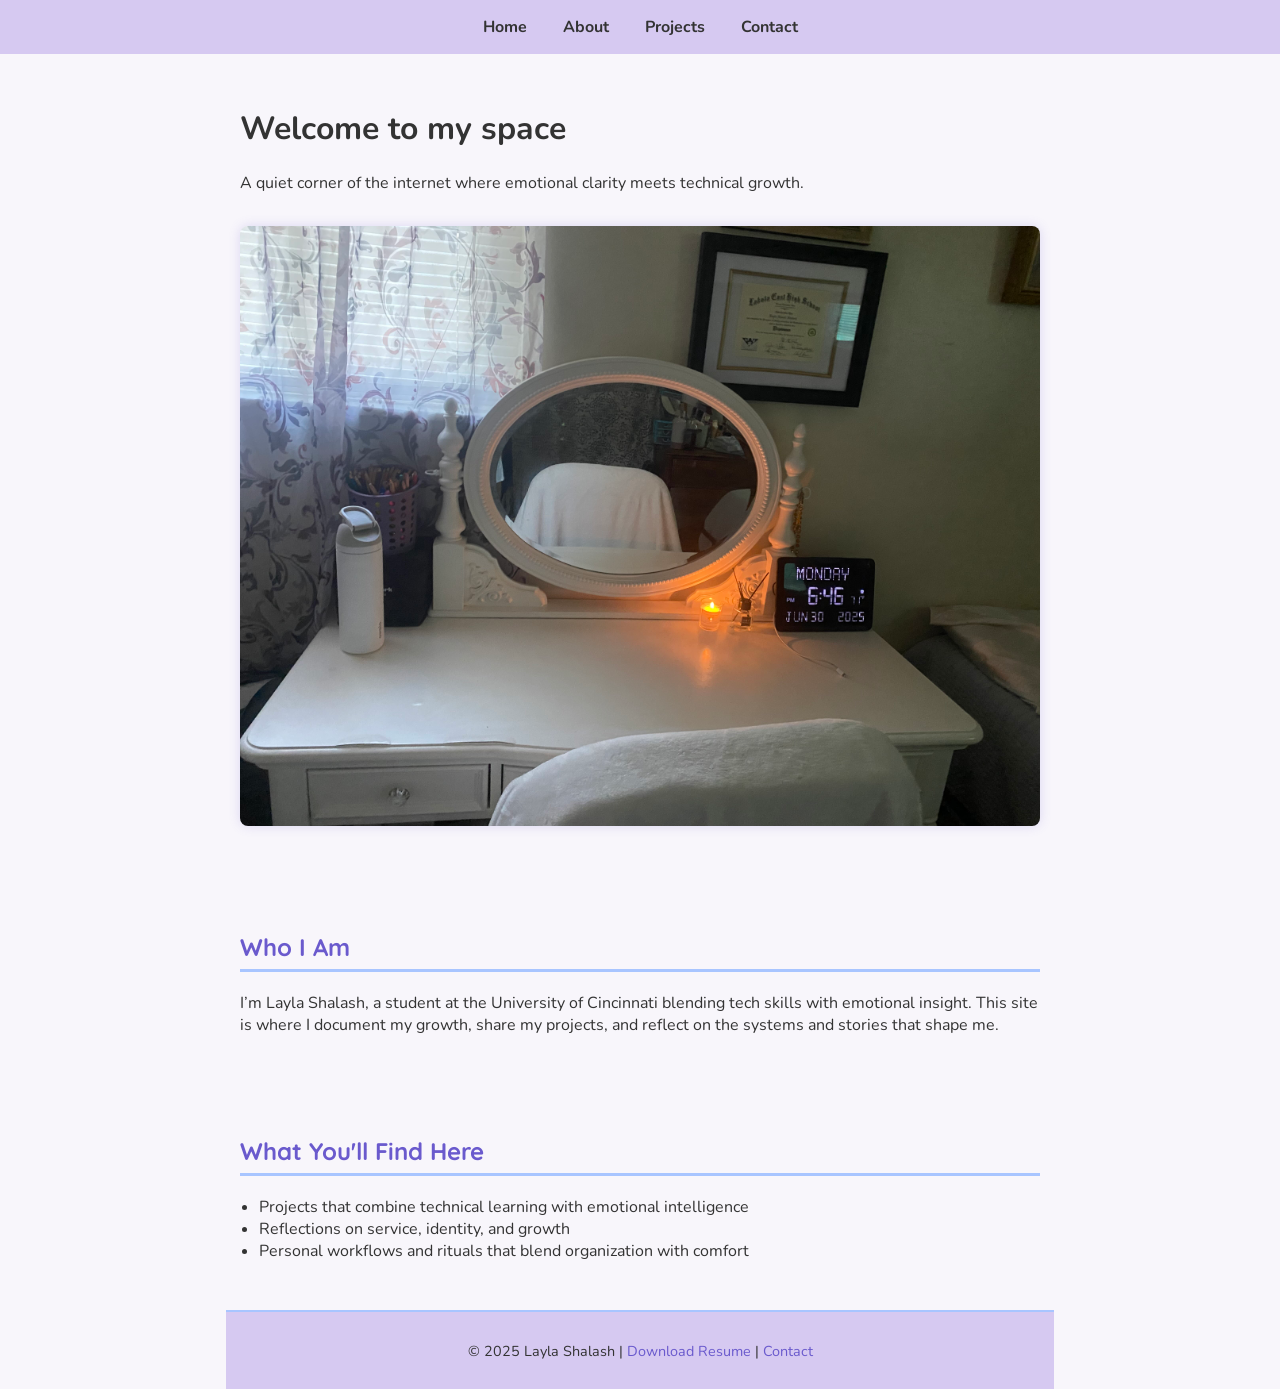
<file: index.html>
<!DOCTYPE html>
<html lang="en">
<head>
  <meta charset="UTF-8" />
  <meta name="viewport" content="width=device-width, initial-scale=1.0" />
  <title>Layla Shalash</title>
  <!-- Google Fonts -->
  <link href="https://fonts.googleapis.com/css2?family=Nunito:wght@400;600;700&family=Quicksand:wght@400;600&display=swap" rel="stylesheet">
  <link rel="stylesheet" href="style.css" />
</head>
<body>
  <!-- Navigation -->
  <nav>
    <ul>
      <li><a href="index.html">Home</a></li>
      <li><a href="about.html">About</a></li>
      <li><a href="projects.html">Projects</a></li>
      <li><a href="contact.html">Contact</a></li>
    </ul>
  </nav>

  <!-- Header -->
  <header>
    <h1>Welcome to my space</h1>
    <p>A quiet corner of the internet where emotional clarity meets technical growth.</p>
    <!-- Corrected image reference -->
    <img src="DeskSetup.jpg" alt="Cozy desk setup" class="banner-img" />
  </header>

  <!-- Sections -->
  <section>
    <h2>Who I Am</h2>
    <p>I’m Layla Shalash, a student at the University of Cincinnati blending tech skills with emotional insight. This site is where I document my growth, share my projects, and reflect on the systems and stories that shape me.</p>
  </section>

  <section>
    <h2>What You'll Find Here</h2>
    <ul>
      <li>Projects that combine technical learning with emotional intelligence</li>
      <li>Reflections on service, identity, and growth</li>
      <li>Personal workflows and rituals that blend organization with comfort</li>
    </ul>
  </section>

  <!-- Footer -->
  <footer>
    <p>© 2025 Layla Shalash | <a href="Resume.pdf" download>Download Resume</a> | <a href="contact.html">Contact</a></p>
  </footer>
</body>
</html>
</file>
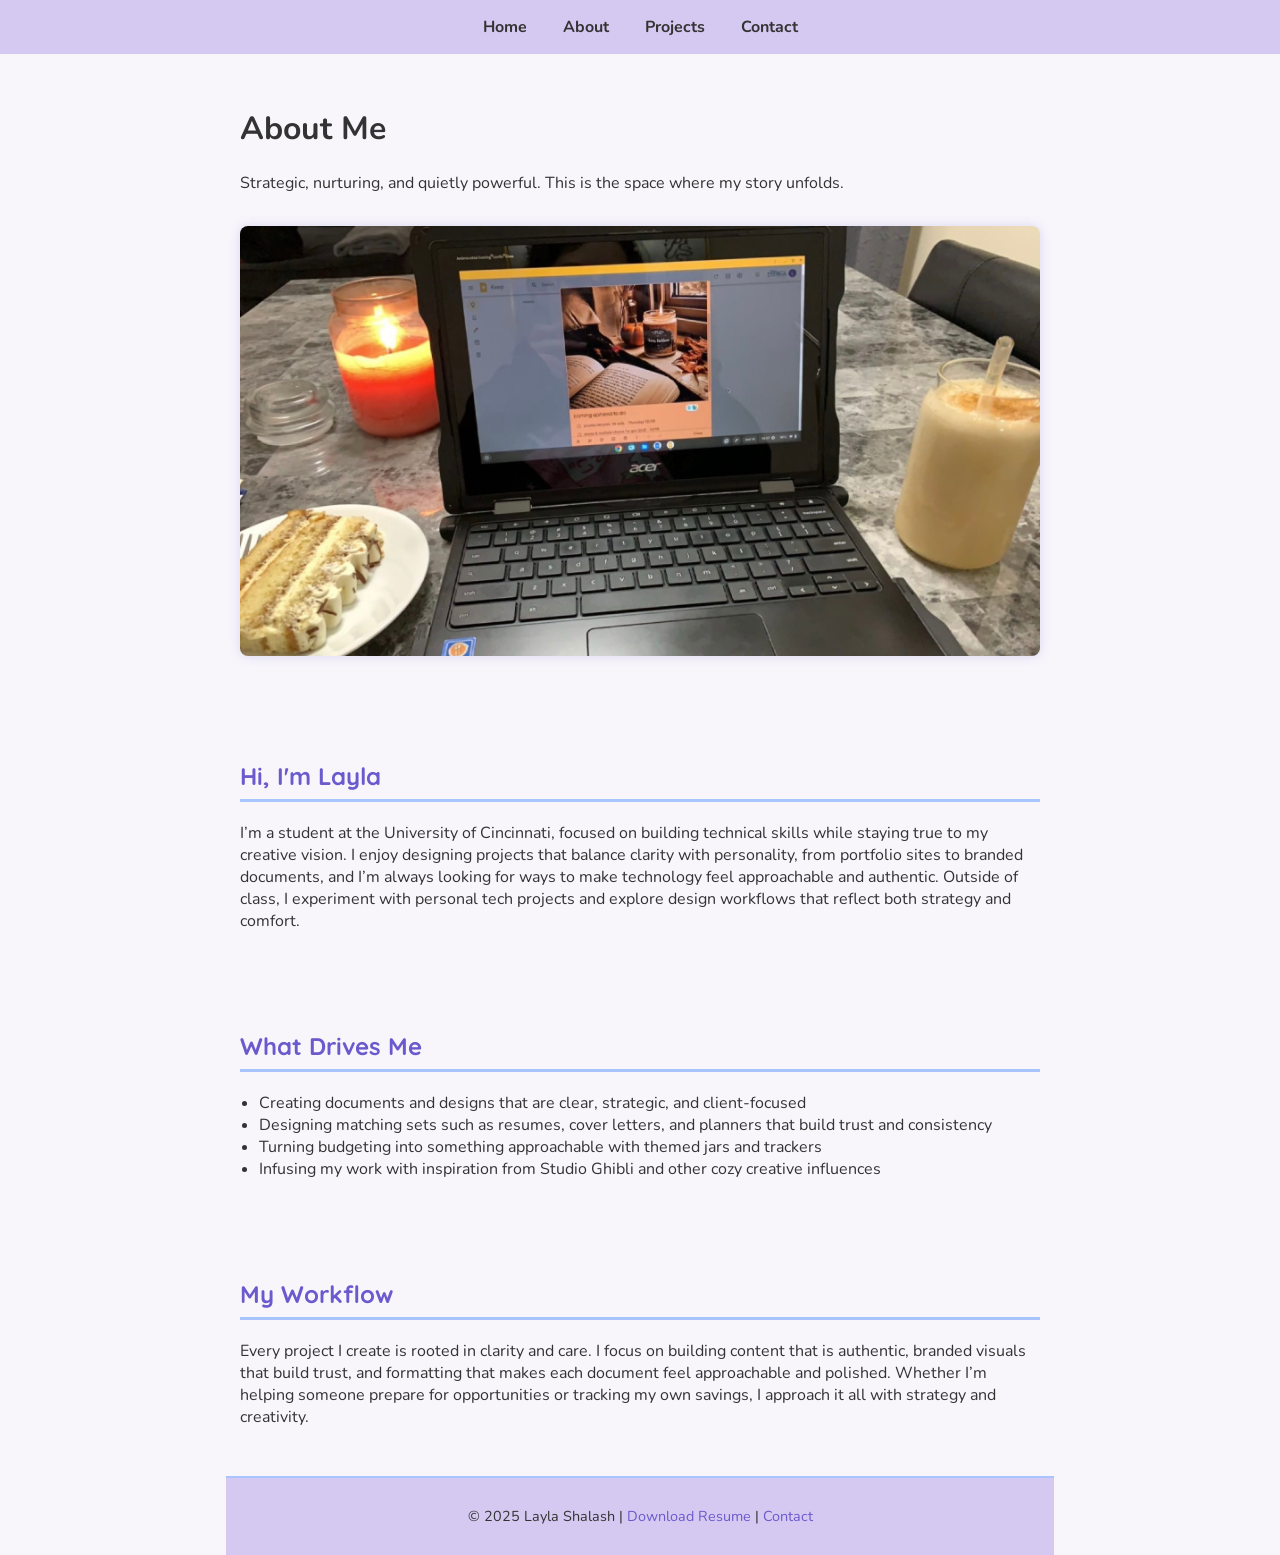
<file: about.html>
<!DOCTYPE html>
<html lang="en">
<head>
  <meta charset="UTF-8" />
  <meta name="viewport" content="width=device-width, initial-scale=1.0" />
  <title>About | Layla Shalash</title>
  <!-- Google Fonts for pastel aesthetic -->
  <link href="https://fonts.googleapis.com/css2?family=Nunito:wght@400;600;700&family=Quicksand:wght@400;600&display=swap" rel="stylesheet">
  <link rel="stylesheet" href="style.css" />
</head>
<body>
  <nav>
    <ul>
      <li><a href="index.html">Home</a></li>
      <li><a href="about.html">About</a></li>
      <li><a href="projects.html">Projects</a></li>
      <li><a href="contact.html">Contact</a></li>
    </ul>
  </nav>

  <header>
    <h1>About Me</h1>
    <p>Strategic, nurturing, and quietly powerful. This is the space where my story unfolds.</p>
    <img src="Laptop.jpg" alt="Layla working on her laptop" class="banner-img" />
  </header>

  <section>
    <h2>Hi, I'm Layla</h2>
    <p><p>I’m a student at the University of Cincinnati, focused on building technical skills while staying true to my creative vision. I enjoy designing projects that balance clarity with personality, from portfolio sites to branded documents, and I’m always looking for ways to make technology feel approachable and authentic. Outside of class, I experiment with personal tech projects and explore design workflows that reflect both strategy and comfort.</p>
  </section>

<section>
  <h2>What Drives Me</h2>
  <ul>
    <li>Creating documents and designs that are clear, strategic, and client‑focused</li>
    <li>Designing matching sets such as resumes, cover letters, and planners that build trust and consistency</li>
    <li>Turning budgeting into something approachable with themed jars and trackers</li>
    <li>Infusing my work with inspiration from Studio Ghibli and other cozy creative influences</li>
  </ul>
</section>

 <section>
  <h2>My Workflow</h2>
  <p>Every project I create is rooted in clarity and care. I focus on building content that is authentic, branded visuals that build trust, and formatting that makes each document feel approachable and polished. Whether I’m helping someone prepare for opportunities or tracking my own savings, I approach it all with strategy and creativity.</p>
</section>

  <footer>
    <p>© 2025 Layla Shalash | <a href="Resume.pdf" download>Download Resume</a> | <a href="contact.html">Contact</a></p>
  </footer>
</body>
</html>
</file>
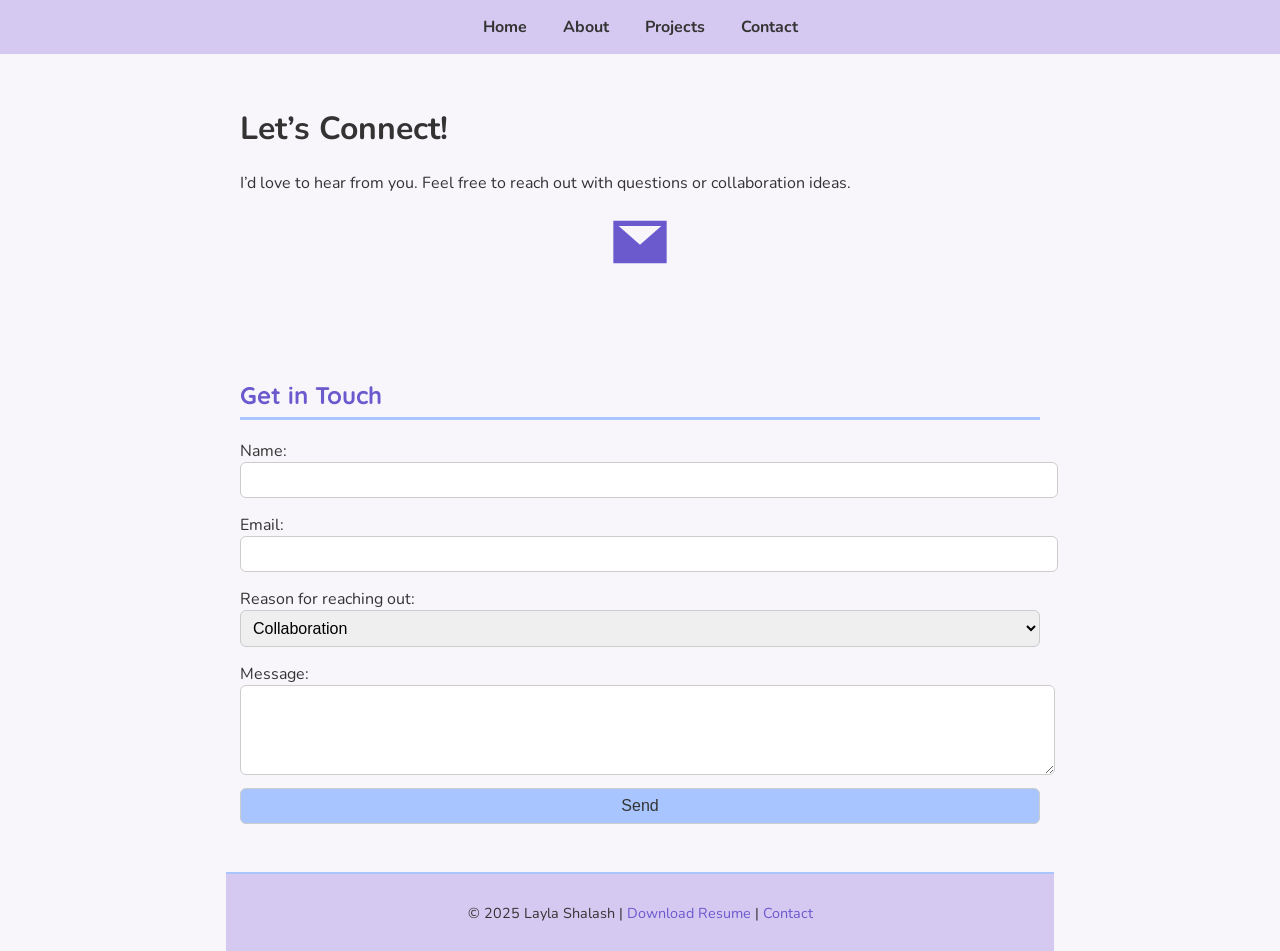
<file: contact.html>
<!DOCTYPE html>
<html lang="en">
<head>
  <meta charset="UTF-8" />
  <meta name="viewport" content="width=device-width, initial-scale=1.0" />
  <title>Contact | Layla Shalash</title>
  <!-- Google Fonts for pastel aesthetic -->
  <link href="https://fonts.googleapis.com/css2?family=Nunito:wght@400;600;700&family=Quicksand:wght@400;600&display=swap" rel="stylesheet">
  <link rel="stylesheet" href="style.css" />
</head>
<body>
  <nav>
    <ul>
      <li><a href="index.html">Home</a></li>
      <li><a href="about.html">About</a></li>
      <li><a href="projects.html">Projects</a></li>
      <li><a href="contact.html">Contact</a></li>
    </ul>
  </nav>

  <header>
    <h1>Let’s Connect!</h1>
    <p>I’d love to hear from you. Feel free to reach out with questions or collaboration ideas.</p>
    <!-- Envelope icon -->
    <div class="envelope-icon">
      <svg xmlns="http://www.w3.org/2000/svg" width="64" height="64" fill="currentColor" viewBox="0 0 24 24">
        <path d="M2 4h20v16H2V4zm2 2v.01L12 13l8-7v-.01H4z"/>
      </svg>
    </div>
  </header>

  <section id="contact">
    <h2>Get in Touch</h2>
    <form action="mailto:your.email@example.com" method="post" enctype="text/plain">
      <label for="name">Name:</label>
      <input type="text" id="name" name="name" required />

      <label for="email">Email:</label>
      <input type="email" id="email" name="email" required />

      <label for="reason">Reason for reaching out:</label>
      <select id="reason" name="reason">
        <option value="collaboration">Collaboration</option>
        <option value="feedback">Feedback on site</option>
        <option value="mentoring">Mentoring or support</option>
        <option value="just-saying-hi">Just saying hi</option>
      </select>

      <label for="message">Message:</label>
      <textarea id="message" name="message" rows="5" required></textarea>

      <button type="submit">Send</button>
    </form>
  </section>

  <footer>
    <p>© 2025 Layla Shalash | <a href="Resume.pdf" download>Download Resume</a> | <a href="contact.html">Contact</a></p>
  </footer>
</body>
</html>
</file>
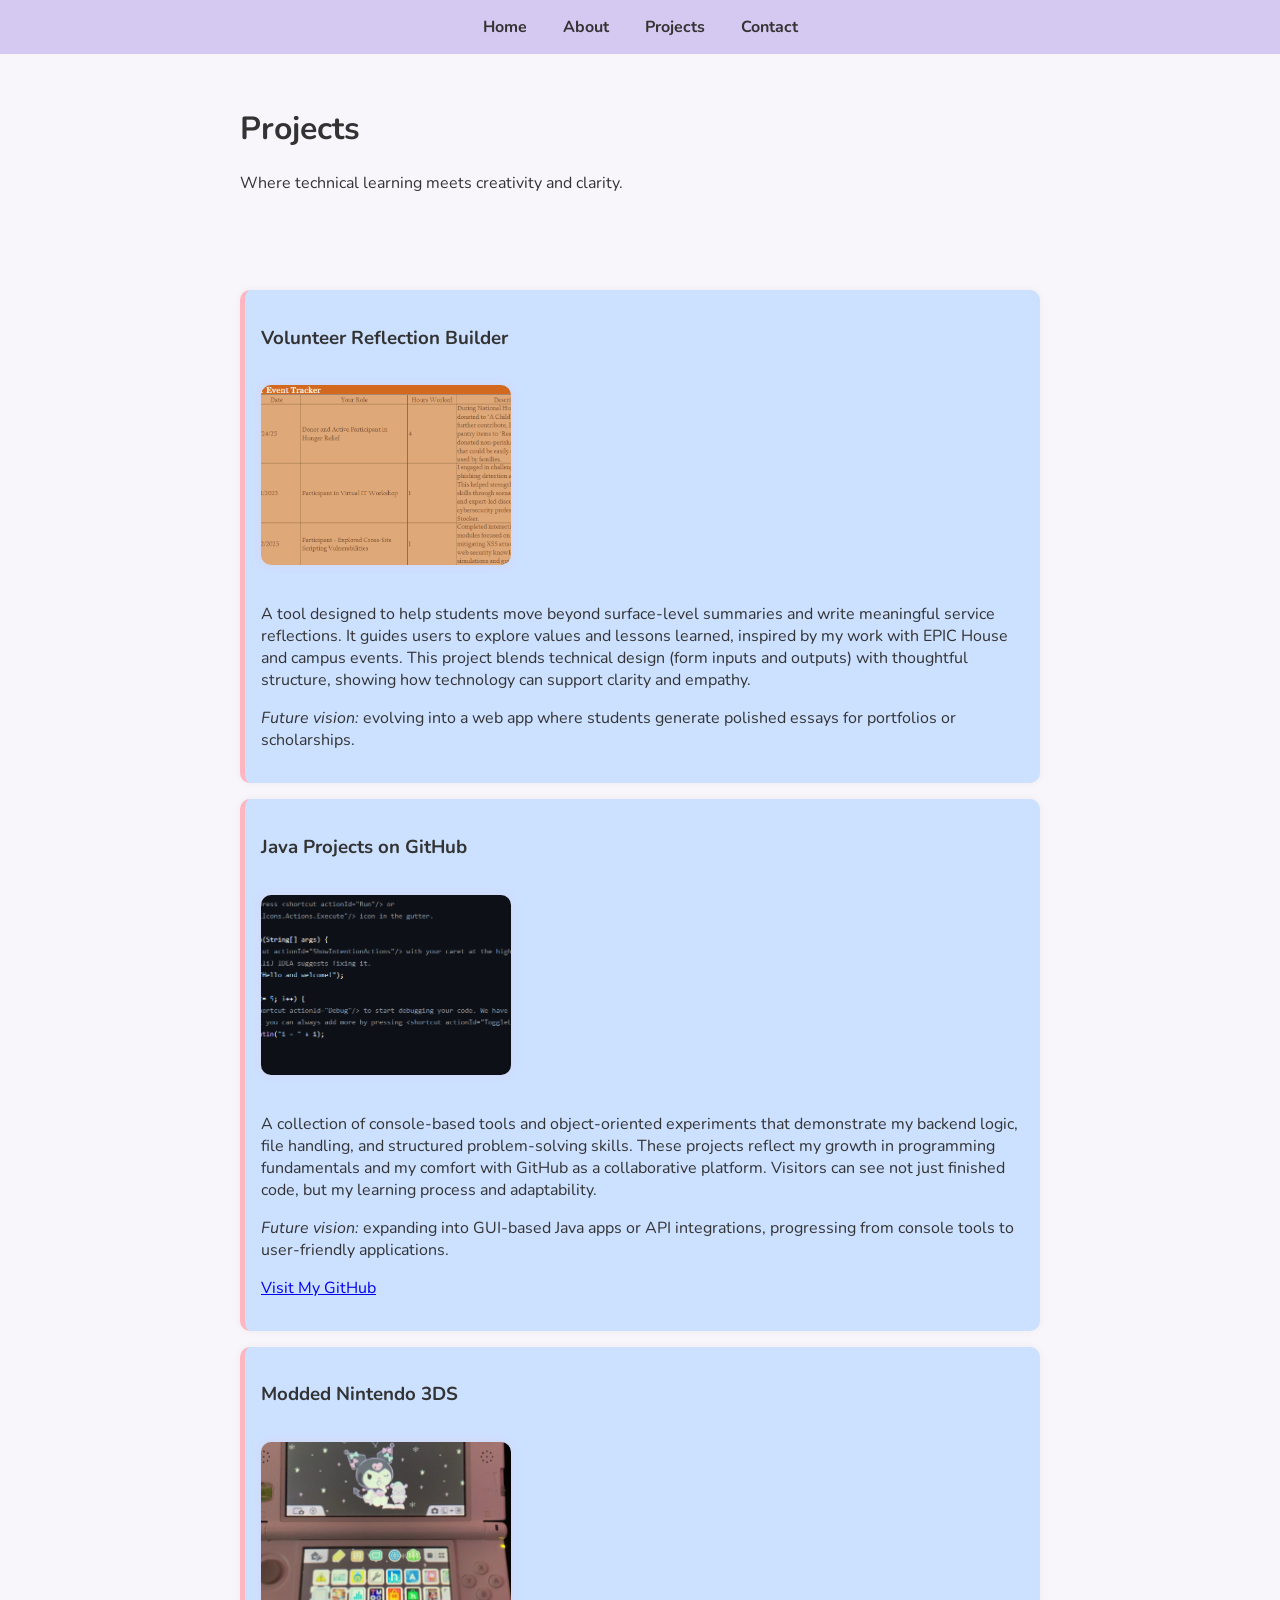
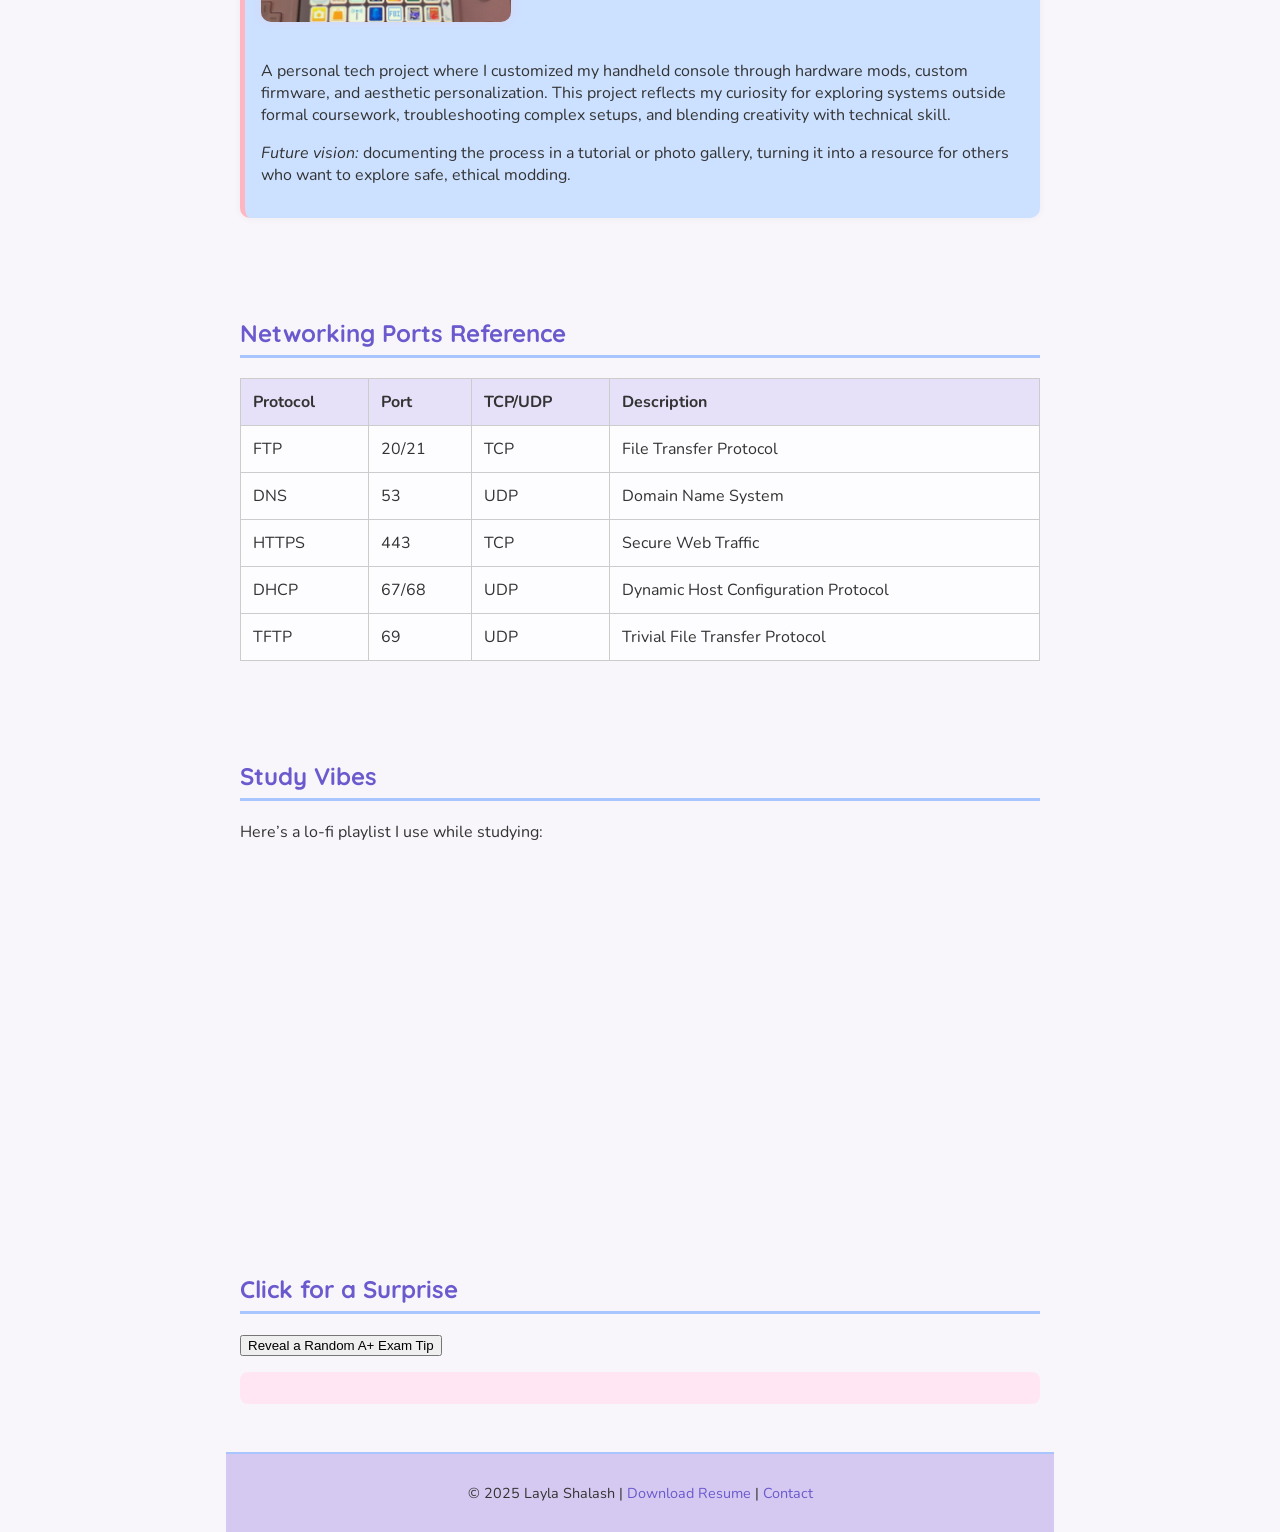
<file: projects.html>
<!DOCTYPE html>
<html lang="en">
<head>
  <meta charset="UTF-8" />
  <meta name="viewport" content="width=device-width, initial-scale=1.0" />
  <title>Projects | Layla Shalash</title>
  <!-- Google Fonts for pastel aesthetic -->
  <link href="https://fonts.googleapis.com/css2?family=Nunito:wght@400;600;700&family=Quicksand:wght@400;600&display=swap" rel="stylesheet">
  <link rel="stylesheet" href="style.css" />
  <script>
    const tips = [
      "Know that FTP uses TCP ports 20 and 21.",
      "DNS typically uses UDP port 53.",
      "HTTPS runs on TCP port 443.",
      "DHCP uses UDP ports 67 (server) and 68 (client).",
      "TFTP uses UDP port 69."
    ];
    function showTip() {
      const randomIndex = Math.floor(Math.random() * tips.length);
      document.getElementById('tipBox').innerText = tips[randomIndex];
    }
  </script>
</head>
<body>
  <nav>
    <ul>
      <li><a href="index.html">Home</a></li>
      <li><a href="about.html">About</a></li>
      <li><a href="projects.html">Projects</a></li>
      <li><a href="contact.html">Contact</a></li>
    </ul>
  </nav>

  <header>
    <h1>Projects</h1>
    <p>Where technical learning meets creativity and clarity.</p>
  </header>

  <section>
    <div class="project-box">
      <h3>Volunteer Reflection Builder</h3>
      <img src="Volunteer.png" alt="Volunteer project" class="project-img" />
      <p>A tool designed to help students move beyond surface-level summaries and write meaningful service reflections. 
         It guides users to explore values and lessons learned, inspired by my work with EPIC House and campus events. 
         This project blends technical design (form inputs and outputs) with thoughtful structure, showing how technology can support clarity and empathy.</p>
      <p><em>Future vision:</em> evolving into a web app where students generate polished essays for portfolios or scholarships.</p>
    </div>

    <div class="project-box">
      <h3>Java Projects on GitHub</h3>
      <img src="Java.png" alt="GitHub projects" class="project-img" />
      <p>A collection of console-based tools and object-oriented experiments that demonstrate my backend logic, 
         file handling, and structured problem-solving skills. These projects reflect my growth in programming fundamentals 
         and my comfort with GitHub as a collaborative platform. Visitors can see not just finished code, but my learning process and adaptability.</p>
      <p><em>Future vision:</em> expanding into GUI-based Java apps or API integrations, progressing from console tools to user-friendly applications.</p>
      <p><a href="https://github.com/shalasla" target="_blank">Visit My GitHub</a></p>
    </div>

    <div class="project-box">
      <h3>Modded Nintendo 3DS</h3>
      <img src="3ds.jpg" alt="My modded Nintendo 3DS" class="project-img" />
      <p>A personal tech project where I customized my handheld console through hardware mods, custom firmware, 
         and aesthetic personalization. This project reflects my curiosity for exploring systems outside formal coursework, 
         troubleshooting complex setups, and blending creativity with technical skill.</p>
      <p><em>Future vision:</em> documenting the process in a tutorial or photo gallery, turning it into a resource for others 
         who want to explore safe, ethical modding.</p>
    </div>
  </section>

  <section>
    <h2>Networking Ports Reference</h2>
    <table>
      <thead>
        <tr>
          <th>Protocol</th>
          <th>Port</th>
          <th>TCP/UDP</th>
          <th>Description</th>
        </tr>
      </thead>
      <tbody>
        <tr><td>FTP</td><td>20/21</td><td>TCP</td><td>File Transfer Protocol</td></tr>
        <tr><td>DNS</td><td>53</td><td>UDP</td><td>Domain Name System</td></tr>
        <tr><td>HTTPS</td><td>443</td><td>TCP</td><td>Secure Web Traffic</td></tr>
        <tr><td>DHCP</td><td>67/68</td><td>UDP</td><td>Dynamic Host Configuration Protocol</td></tr>
        <tr><td>TFTP</td><td>69</td><td>UDP</td><td>Trivial File Transfer Protocol</td></tr>
      </tbody>
    </table>
  </section>

  <section>
    <h2>Study Vibes</h2>
    <p>Here’s a lo-fi playlist I use while studying:</p>
    <iframe width="560" height="315" src="https://www.youtube.com/embed/4xDzrJKXOOY" 
    title="Lo-fi Playlist" allowfullscreen></iframe>
  </section>

  <section>
    <h2>Click for a Surprise</h2>
    <button onclick="showTip()">Reveal a Random A+ Exam Tip</button>
    <p id="tipBox" class="tip-box"></p>
  </section>

  <!-- Lightbox modal -->
  <div id="lightbox" class="lightbox">
    <span class="close">&times;</span>
    <img class="lightbox-content" id="lightbox-img">
  </div>

  <footer>
    <p>© 2025 Layla Shalash | <a href="Resume.pdf" download>Download Resume</a> | <a href="contact.html">Contact</a></p>
  </footer>

  <script>
    // Lightbox functionality
    const images = document.querySelectorAll('.project-img');
    const lightbox = document.getElementById('lightbox');
    const lightboxImg = document.getElementById('lightbox-img');
    const closeBtn = document.querySelector('.close');

    images.forEach(img => {
      img.addEventListener('click', () => {
        lightbox.style.display = 'block';
        lightboxImg.src = img.src;
      });
    });

    closeBtn.addEventListener('click', () => {
      lightbox.style.display = 'none';
    });

    lightbox.addEventListener('click', (e) => {
      if (e.target === lightbox) {
        lightbox.style.display = 'none';
      }
    });
  </script>
</body>
</html>
</file>
<file: style.css>
/* General body styling */
body {
  font-family: 'Nunito', sans-serif;
  margin: 0;
  padding: 0;
  background-color: #f8f6fb; /* lavender base */
  color: #333;
}

/* Navigation bar */
nav {
  background-color: #d6c9f1; /* pastel purple */
  padding: 1em;
  text-align: center;
}
nav ul {
  list-style: none;
  padding: 0;
  margin: 0;
}
nav li {
  display: inline-block;
  margin: 0 1em;
}
nav a {
  text-decoration: none;
  color: #333;
  font-weight: bold;
  transition: color 0.3s ease;
}
nav a:hover {
  color: #6a5acd; /* indigo pop */
}

/* Banner images */
.banner-img {
  width: 100%;
  max-width: 800px;
  border-radius: 8px;
  margin: 1em 0;
  box-shadow: 0 0 12px rgba(106, 90, 205, 0.2); /* indigo glow */
}

/* Sections */
header, section, footer {
  padding: 2em;
  max-width: 800px;
  margin: auto;
}
section ul {
  padding-left: 1.2em;
}

/* Project boxes */
.project-box {
  background-color: #cce0ff; /* pastel blue */
  padding: 1em;
  margin: 1em 0;
  border-radius: 10px;
  box-shadow: 0 0 8px rgba(0,0,0,0.05);
  border-left: 5px solid #ffb6c1; /* soft pink accent strip */
}
.project-img {
  width: 100%;
  max-width: 250px;
  height: 180px;
  object-fit: cover;  /* crops neatly without stretching */
  border-radius: 10px;
  margin: 1em 0;
  box-shadow: 0 0 10px rgba(255, 182, 193, 0.2); /* pink glow */
  cursor: pointer;
  transition: transform 0.3s ease;
}
.project-img:hover {
  transform: scale(1.03);
}

/* Table styling */
table {
  width: 100%;
  border-collapse: collapse;
  margin: 1em 0;
  background-color: #fdfdff; /* soft white-blue */
}
th, td {
  border: 1px solid #ccc;
  padding: 0.75em;
  text-align: left;
}
th {
  background-color: #e6e0f8; /* lavender header */
}

/* Forms */
form input,
form textarea,
form select,
form button {
  display: block;
  width: 100%;
  margin-bottom: 1em;
  padding: 0.5em;
  border: 1px solid #ccc;
  border-radius: 6px;
  font-size: 1em;
}
form input:focus,
form textarea:focus,
form select:focus {
  outline: none;
  border-color: #a8c5ff;
  box-shadow: 0 0 6px rgba(168, 197, 255, 0.5);
}
form button {
  background-color: #a8c5ff; /* pastel blue accent */
  color: #333;
  cursor: pointer;
  transition: background-color 0.3s ease, transform 0.2s ease;
}
form button:hover {
  background-color: #d6c9f1; /* pastel purple hover */
  color: #6a5acd;
  transform: scale(1.05);
}

/* Interactive tip box */
.tip-box {
  margin-top: 1em;
  font-weight: bold;
  color: #444;
  background-color: #ffe6f2; /* soft pink background */
  padding: 1em;
  border-radius: 8px;
}

/* Section headings with accent underline */
section h2 {
  font-family: 'Quicksand', sans-serif;
  color: #6a5acd; /* indigo accent */
  border-bottom: 3px solid #a8c5ff; /* pastel blue underline */
  padding-bottom: 0.3em;
}

/* Footer */
footer {
  background-color: #d6c9f1; /* pastel purple */
  text-align: center;
  padding: 1em;
  font-size: 0.9em;
  border-top: 2px solid #a8c5ff;
}
footer a {
  color: #6a5acd;
  text-decoration: none;
  transition: color 0.3s ease;
}
footer a:hover {
  color: #ff69b4; /* hot pink pop */
}
footer em {
  display: block;
  margin-top: 0.5em;
  font-style: italic;
  color: #555;
}

/* Envelope icon styling */
.envelope-icon {
  text-align: center;
  margin: 1em 0;
  color: #6a5acd; /* indigo accent */
}
.envelope-icon svg {
  width: 64px;
  height: 64px;
  transition: transform 0.3s ease, color 0.3s ease;
}
.envelope-icon svg:hover {
  transform: scale(1.1);
  color: #ff69b4; /* hot pink pop */
}

/* Lightbox modal for project images */
.lightbox {
  display: none;
  position: fixed;
  z-index: 999;
  left: 0;
  top: 0;
  width: 100%;
  height: 100%;
  background-color: rgba(0,0,0,0.8);
}
.lightbox-content {
  display: block;
  max-width: 80%;
  max-height: 80%;
  margin: 5% auto;
  border-radius: 10px;
  box-shadow: 0 0 20px rgba(255,182,193,0.4); /* pastel glow */
}
.close {
  position: absolute;
  top: 20px;
  right: 35px;
  color: #fff;
  font-size: 40px;
  font-weight: bold;
  cursor: pointer;
}

/* Iframe styling */
iframe {
  border: none;
  max-width: 100%;
  display: block;
  margin: 1em auto;
}

/* Responsive design */
@media (max-width: 600px) {
  nav li {
    display: block;
    margin: 0.5em 0;
  }
  header, section, footer {
    padding: 1em;
  }
  .project-img {
    max-width: 100%;
    height: auto;
  }
}
</file>
